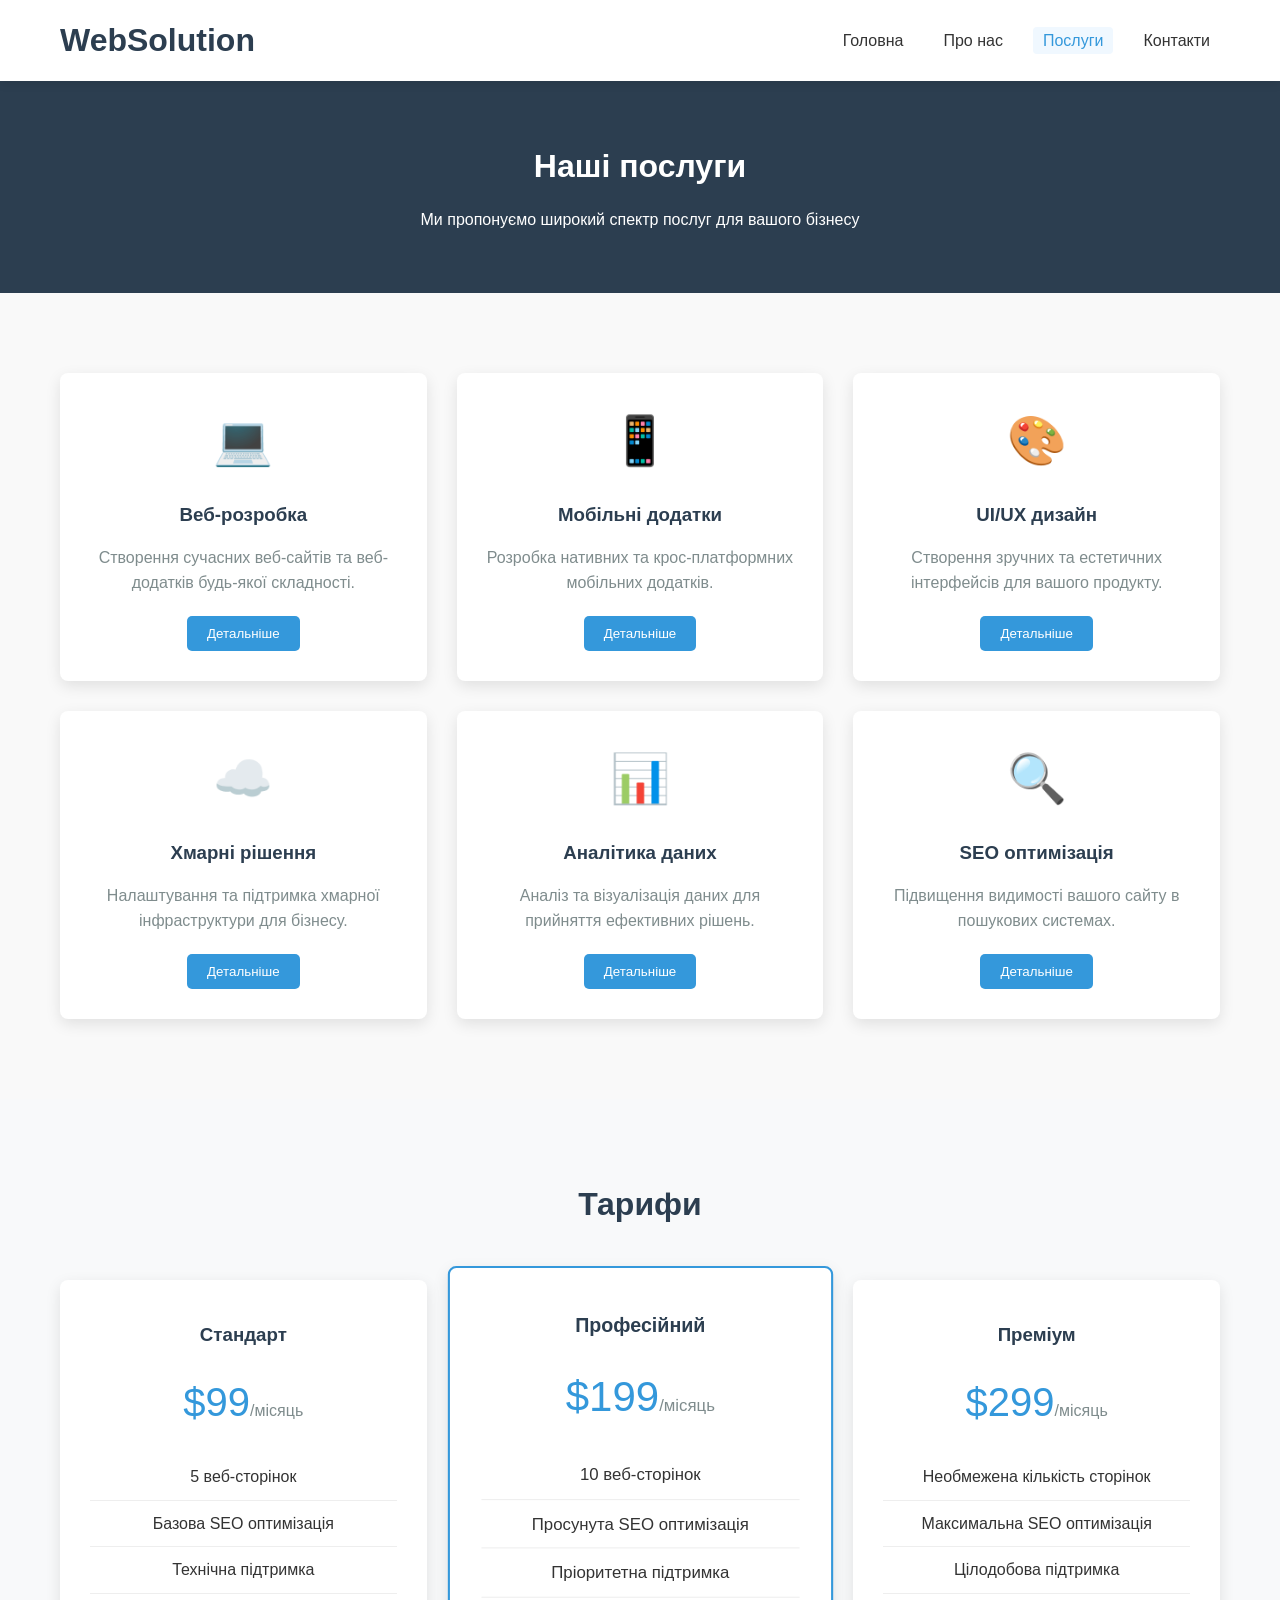
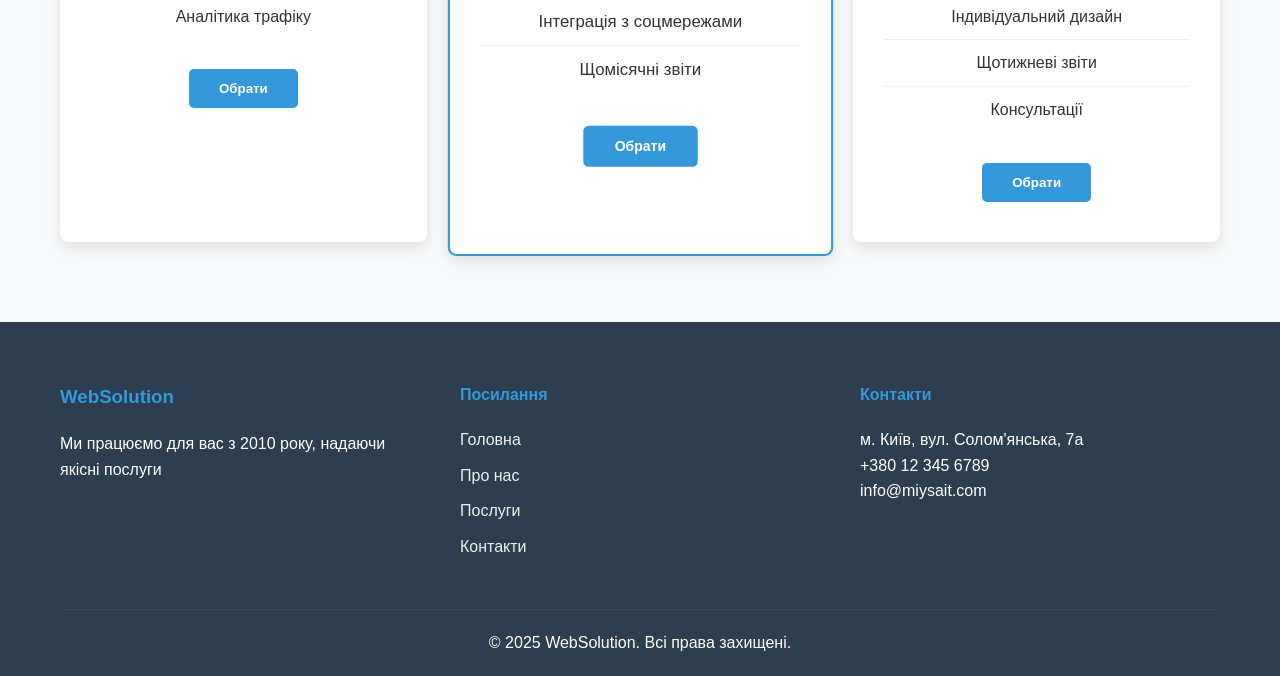
<file: services.html>
<!DOCTYPE html>
<html lang="uk">
  <head>
    <meta charset="UTF-8" />
    <meta name="viewport" content="width=device-width, initial-scale=1.0" />
    <title>Послуги - WebSolution</title>
    <link rel="stylesheet" href="style.css" />
  </head>
  <body>
    <header>
      <div class="container">
        <div class="logo">
          <h1><a href="index.html">WebSolution</a></h1>
        </div>
        <nav>
          <button class="menu-toggle" aria-label="Відкрити меню">☰</button>
          <ul class="nav-menu">
            <li><a href="index.html">Головна</a></li>
            <li><a href="about.html">Про нас</a></li>
            <li><a href="services.html" class="active">Послуги</a></li>
            <li><a href="contact.html">Контакти</a></li>
          </ul>
        </nav>
      </div>
    </header>

    <section class="page-hero">
      <div class="container">
        <h2>Наші послуги</h2>
        <p>Ми пропонуємо широкий спектр послуг для вашого бізнесу</p>
      </div>
    </section>

    <section class="services-content">
      <div class="container">
        <div class="services-grid">
          <div class="service-card">
            <div class="service-icon">💻</div>
            <h3>Веб-розробка</h3>
            <p>
              Створення сучасних веб-сайтів та веб-додатків будь-якої
              складності.
            </p>
            <button class="service-btn" data-service="Веб-розробка">
              Детальніше
            </button>
          </div>
          <div class="service-card">
            <div class="service-icon">📱</div>
            <h3>Мобільні додатки</h3>
            <p>Розробка нативних та крос-платформних мобільних додатків.</p>
            <button class="service-btn" data-service="Мобільні додатки">
              Детальніше
            </button>
          </div>
          <div class="service-card">
            <div class="service-icon">🎨</div>
            <h3>UI/UX дизайн</h3>
            <p>
              Створення зручних та естетичних інтерфейсів для вашого продукту.
            </p>
            <button class="service-btn" data-service="UI/UX дизайн">
              Детальніше
            </button>
          </div>
          <div class="service-card">
            <div class="service-icon">☁️</div>
            <h3>Хмарні рішення</h3>
            <p>Налаштування та підтримка хмарної інфраструктури для бізнесу.</p>
            <button class="service-btn" data-service="Хмарні рішення">
              Детальніше
            </button>
          </div>
          <div class="service-card">
            <div class="service-icon">📊</div>
            <h3>Аналітика даних</h3>
            <p>Аналіз та візуалізація даних для прийняття ефективних рішень.</p>
            <button class="service-btn" data-service="Аналітика даних">
              Детальніше
            </button>
          </div>
          <div class="service-card">
            <div class="service-icon">🔍</div>
            <h3>SEO оптимізація</h3>
            <p>Підвищення видимості вашого сайту в пошукових системах.</p>
            <button class="service-btn" data-service="SEO оптимізація">
              Детальніше
            </button>
          </div>
        </div>
      </div>
    </section>

    <section class="pricing">
      <div class="container">
        <h2>Тарифи</h2>
        <div class="pricing-grid">
          <div class="pricing-card">
            <h3>Стандарт</h3>
            <div class="price">$99<span>/місяць</span></div>
            <ul>
              <li>5 веб-сторінок</li>
              <li>Базова SEO оптимізація</li>
              <li>Технічна підтримка</li>
              <li>Аналітика трафіку</li>
            </ul>
            <button class="price-btn">Обрати</button>
          </div>
          <div class="pricing-card featured">
            <h3>Професійний</h3>
            <div class="price">$199<span>/місяць</span></div>
            <ul>
              <li>10 веб-сторінок</li>
              <li>Просунута SEO оптимізація</li>
              <li>Пріоритетна підтримка</li>
              <li>Інтеграція з соцмережами</li>
              <li>Щомісячні звіти</li>
            </ul>
            <button class="price-btn">Обрати</button>
          </div>
          <div class="pricing-card">
            <h3>Преміум</h3>
            <div class="price">$299<span>/місяць</span></div>
            <ul>
              <li>Необмежена кількість сторінок</li>
              <li>Максимальна SEO оптимізація</li>
              <li>Цілодобова підтримка</li>
              <li>Індивідуальний дизайн</li>
              <li>Щотижневі звіти</li>
              <li>Консультації</li>
            </ul>
            <button class="price-btn">Обрати</button>
          </div>
        </div>
      </div>
    </section>

    <footer>
      <div class="container">
        <div class="footer-content">
          <div class="footer-section">
            <h3>WebSolution</h3>
            <p>Ми працюємо для вас з 2010 року, надаючи якісні послуги</p>
          </div>
          <div class="footer-section">
            <h4>Посилання</h4>
            <ul>
              <li><a href="index.html">Головна</a></li>
              <li><a href="about.html">Про нас</a></li>
              <li><a href="services.html">Послуги</a></li>
              <li><a href="contact.html">Контакти</a></li>
            </ul>
          </div>
          <div class="footer-section">
            <h4>Контакти</h4>
            <p>м. Київ, вул. Солом'янська, 7а</p>
            <p>+380 12 345 6789</p>
            <p>info@miysait.com</p>
          </div>
        </div>
        <div class="footer-bottom">
          <p>&copy; 2025 WebSolution. Всі права захищені.</p>
        </div>
      </div>
    </footer>

    <div class="modal" id="serviceModal">
      <div class="modal-content">
        <span class="close-modal">&times;</span>
        <h2 id="modalTitle">Деталі послуги</h2>
        <p id="modalDescription">Опис послуги буде тут.</p>
      </div>
    </div>

    <script src="script.js"></script>
  </body>
</html>
</file>
<file: style.css>
* {
    margin: 0;
    padding: 0;
    box-sizing: border-box;
}

body {
    font-family: 'Arial', sans-serif;
    line-height: 1.6;
    color: #333;
    background-color: #f9f9f9;
}

.container {
    width: 100%;
    max-width: 1200px;
    margin: 0 auto;
    padding: 0 20px;
}

header {
    background-color: #fff;
    box-shadow: 0 2px 10px rgba(0, 0, 0, 0.1);
    position: sticky;
    top: 0;
    z-index: 100;
}

header .container {
    display: flex;
    justify-content: space-between;
    align-items: center;
    padding: 15px 20px;
}

.logo h1 a {
    color: #2c3e50;
    text-decoration: none;
}

.nav-menu {
    display: flex;
    list-style: none;
}

.nav-menu li {
    margin-left: 20px;
}

.nav-menu a {
    text-decoration: none;
    color: #333;
    font-weight: 500;
    transition: color 0.3s;
    padding: 5px 10px;
    border-radius: 4px;
}

.nav-menu a:hover,
.nav-menu a.active {
    color: #3498db;
    background-color: #f0f8ff;
}

.menu-toggle {
    display: none;
    background: none;
    border: none;
    font-size: 24px;
    cursor: pointer;
}

.hero {
    background: linear-gradient(rgba(0, 0, 0, 0.6), rgba(0, 0, 0, 0.6)), url('https://placehold.co/1200x600') center/cover no-repeat;
    color: #fff;
    padding: 100px 0;
    text-align: center;
}

.hero h2 {
    font-size: 2.5rem;
    margin-bottom: 20px;
}

.hero p {
    font-size: 1.2rem;
    margin-bottom: 30px;
    max-width: 700px;
    margin-left: auto;
    margin-right: auto;
}

.btn {
    display: inline-block;
    background-color: #3498db;
    color: #fff;
    padding: 12px 30px;
    border-radius: 5px;
    text-decoration: none;
    font-weight: bold;
    transition: background-color 0.3s, transform 0.3s;
}

.btn:hover {
    background-color: #2980b9;
    transform: translateY(-3px);
}

.page-hero {
    background-color: #2c3e50;
    color: #fff;
    padding: 60px 0;
    text-align: center;
}

.page-hero h2 {
    font-size: 2rem;
    margin-bottom: 15px;
}

.features {
    padding: 80px 0;
    background-color: #fff;
}

.features h2 {
    text-align: center;
    margin-bottom: 50px;
    font-size: 2rem;
    color: #2c3e50;
}

.features-grid {
    display: grid;
    grid-template-columns: repeat(auto-fit, minmax(300px, 1fr));
    gap: 30px;
}

.feature {
    text-align: center;
    padding: 30px;
    border-radius: 8px;
    box-shadow: 0 5px 15px rgba(0, 0, 0, 0.1);
    transition: transform 0.3s;
}

.feature:hover {
    transform: translateY(-10px);
}

.feature-icon {
    font-size: 3rem;
    margin-bottom: 20px;
}

.feature h3 {
    margin-bottom: 15px;
    color: #2c3e50;
}

.testimonials {
    padding: 80px 0;
    background-color: #f8f9fa;
}

.testimonials h2 {
    text-align: center;
    margin-bottom: 50px;
    font-size: 2rem;
    color: #2c3e50;
}

.testimonial-slider {
    position: relative;
    max-width: 800px;
    margin: 0 auto;
    overflow: hidden;
}

.testimonial {
    text-align: center;
    padding: 30px;
    display: none;
}

.testimonial.active {
    display: block;
    animation: fadeIn 1s;
}

@keyframes fadeIn {
    from { opacity: 0; }
    to { opacity: 1; }
}

.testimonial p {
    font-style: italic;
    margin-bottom: 15px;
    font-size: 1.2rem;
}

.testimonial span {
    font-weight: bold;
    color: #3498db;
}

.slider-controls {
    text-align: center;
    margin-top: 30px;
}

.slider-controls button {
    background-color: #3498db;
    color: #fff;
    border: none;
    padding: 10px 15px;
    margin: 0 5px;
    border-radius: 5px;
    cursor: pointer;
    transition: background-color 0.3s;
}

.slider-controls button:hover {
    background-color: #2980b9;
}

.about-content {
    padding: 80px 0;
}

.about-grid {
    display: grid;
    grid-template-columns: 1fr 1fr;
    gap: 50px;
    align-items: center;
}

.about-text h2 {
    margin-bottom: 20px;
    color: #2c3e50;
}

.about-text p {
    margin-bottom: 15px;
}

.about-image img {
    width: 100%;
    border-radius: 8px;
    box-shadow: 0 5px 15px rgba(0, 0, 0, 0.1);
}

.team {
    padding: 80px 0;
    background-color: #f8f9fa;
}

.team h2 {
    text-align: center;
    margin-bottom: 50px;
    font-size: 2rem;
    color: #2c3e50;
}

.team-grid {
    display: grid;
    grid-template-columns: repeat(auto-fit, minmax(250px, 1fr));
    gap: 30px;
}

.team-member {
    text-align: center;
    background-color: #fff;
    padding: 30px;
    border-radius: 8px;
    box-shadow: 0 5px 15px rgba(0, 0, 0, 0.1);
    transition: transform 0.3s;
}

.team-member:hover {
    transform: translateY(-10px);
}

.team-member img {
    width: 150px;
    height: 150px;
    border-radius: 50%;
    object-fit: cover;
    margin-bottom: 20px;
}

.team-member h3 {
    margin-bottom: 10px;
    color: #2c3e50;
}

.team-member p {
    color: #7f8c8d;
}

.services-content {
    padding: 80px 0;
}

.services-grid {
    display: grid;
    grid-template-columns: repeat(auto-fit, minmax(300px, 1fr));
    gap: 30px;
}

.service-card {
    background-color: #fff;
    padding: 30px;
    border-radius: 8px;
    box-shadow: 0 5px 15px rgba(0, 0, 0, 0.1);
    text-align: center;
    transition: transform 0.3s;
}

.service-card:hover {
    transform: translateY(-10px);
}

.service-icon {
    font-size: 3rem;
    margin-bottom: 20px;
}

.service-card h3 {
    margin-bottom: 15px;
    color: #2c3e50;
}

.service-card p {
    margin-bottom: 20px;
    color: #7f8c8d;
}

.service-btn {
    background-color: #3498db;
    color: #fff;
    border: none;
    padding: 10px 20px;
    border-radius: 5px;
    cursor: pointer;
    transition: background-color 0.3s;
}

.service-btn:hover {
    background-color: #2980b9;
}

.pricing {
    padding: 80px 0;
    background-color: #f8f9fa;
}

.pricing h2 {
    text-align: center;
    margin-bottom: 50px;
    font-size: 2rem;
    color: #2c3e50;
}

.pricing-grid {
    display: grid;
    grid-template-columns: repeat(auto-fit, minmax(300px, 1fr));
    gap: 30px;
}

.pricing-card {
    background-color: #fff;
    padding: 40px 30px;
    border-radius: 8px;
    box-shadow: 0 5px 15px rgba(0, 0, 0, 0.1);
    text-align: center;
    transition: transform 0.3s;
    position: relative;
}

.pricing-card:hover {
    transform: translateY(-10px);
}

.pricing-card.featured {
    transform: scale(1.05);
    border: 2px solid #3498db;
}

.pricing-card.featured:hover {
    transform: scale(1.05) translateY(-10px);
}

.pricing-card h3 {
    margin-bottom: 20px;
    color: #2c3e50;
}

.price {
    font-size: 2.5rem;
    color: #3498db;
    margin-bottom: 20px;
}

.price span {
    font-size: 1rem;
    color: #7f8c8d;
}

.pricing-card ul {
    list-style: none;
    margin-bottom: 30px;
}

.pricing-card ul li {
    padding: 10px 0;
    border-bottom: 1px solid #eee;
}

.pricing-card ul li:last-child {
    border-bottom: none;
}

.price-btn {
    background-color: #3498db;
    color: #fff;
    border: none;
    padding: 12px 30px;
    border-radius: 5px;
    cursor: pointer;
    font-weight: bold;
    transition: background-color 0.3s;
}

.price-btn:hover {
    background-color: #2980b9;
}

.contact-content {
    padding: 80px 0;
}

.contact-grid {
    display: grid;
    grid-template-columns: 1fr 1fr;
    gap: 50px;
}

.contact-info h2 {
    margin-bottom: 30px;
    color: #2c3e50;
}

.contact-item {
    margin-bottom: 30px;
}

.contact-item h3 {
    margin-bottom: 10px;
    color: #3498db;
}

.contact-form h2 {
    margin-bottom: 30px;
    color: #2c3e50;
}

.form-group {
    margin-bottom: 20px;
}

.form-group label {
    display: block;
    margin-bottom: 5px;
    font-weight: bold;
}

.form-group input,
.form-group textarea,
.form-group select {
    width: 100%;
    padding: 12px;
    border: 1px solid #ddd;
    border-radius: 5px;
    font-size: 1rem;
}

.form-group textarea {
    resize: vertical;
}

.error-message {
    color: #e74c3c;
    font-size: 0.9rem;
    display: block;
    margin-top: 5px;
}

.map-section {
    padding: 80px 0;
    background-color: #f8f9fa;
}

.map-section h2 {
    text-align: center;
    margin-bottom: 50px;
    font-size: 2rem;
    color: #2c3e50;
}

.map {
    height: 400px;
    background-color: #ddd;
    border-radius: 8px;
    display: flex;
    justify-content: center;
    align-items: center;
    text-align: center;
}

footer {
    background-color: #2c3e50;
    color: #fff;
    padding: 60px 0 20px;
}

.footer-content {
    display: grid;
    grid-template-columns: repeat(auto-fit, minmax(250px, 1fr));
    gap: 40px;
    margin-bottom: 40px;
}

.footer-section h3,
.footer-section h4 {
    margin-bottom: 20px;
    color: #3498db;
}

.footer-section ul {
    list-style: none;
}

.footer-section ul li {
    margin-bottom: 10px;
}

.footer-section a {
    color: #ecf0f1;
    text-decoration: none;
    transition: color 0.3s;
}

.footer-section a:hover {
    color: #3498db;
}

.footer-bottom {
    text-align: center;
    padding-top: 20px;
    border-top: 1px solid #34495e;
}

.modal {
    display: none;
    position: fixed;
    top: 0;
    left: 0;
    width: 100%;
    height: 100%;
    background-color: rgba(0, 0, 0, 0.5);
    z-index: 1000;
    justify-content: center;
    align-items: center;
}

.modal-content {
    background-color: #fff;
    padding: 30px;
    border-radius: 8px;
    max-width: 500px;
    width: 100%;
    position: relative;
}

.close-modal {
    position: absolute;
    top: 10px;
    right: 15px;
    font-size: 24px;
    cursor: pointer;
}

@media (max-width: 768px) {
    .menu-toggle {
        display: block;
    }
    
    .nav-menu {
        display: none;
        flex-direction: column;
        position: absolute;
        top: 100%;
        left: 0;
        width: 100%;
        background-color: #fff;
        box-shadow: 0 5px 10px rgba(0, 0, 0, 0.1);
        padding: 20px;
    }
    
    .nav-menu.active {
        display: flex;
    }
    
    .nav-menu li {
        margin: 10px 0;
    }
    
    .hero h2 {
        font-size: 2rem;
    }
    
    .about-grid,
    .contact-grid {
        grid-template-columns: 1fr;
    }
    
    .pricing-card.featured {
        transform: scale(1);
    }
    
    .pricing-card.featured:hover {
        transform: translateY(-10px);
    }
}

@media (max-width: 480px) {
    .hero {
        padding: 60px 0;
    }
    
    .hero h2 {
        font-size: 1.8rem;
    }
    
    .features-grid,
    .services-grid,
    .pricing-grid,
    .team-grid {
        grid-template-columns: 1fr;
    }
}
</file>
